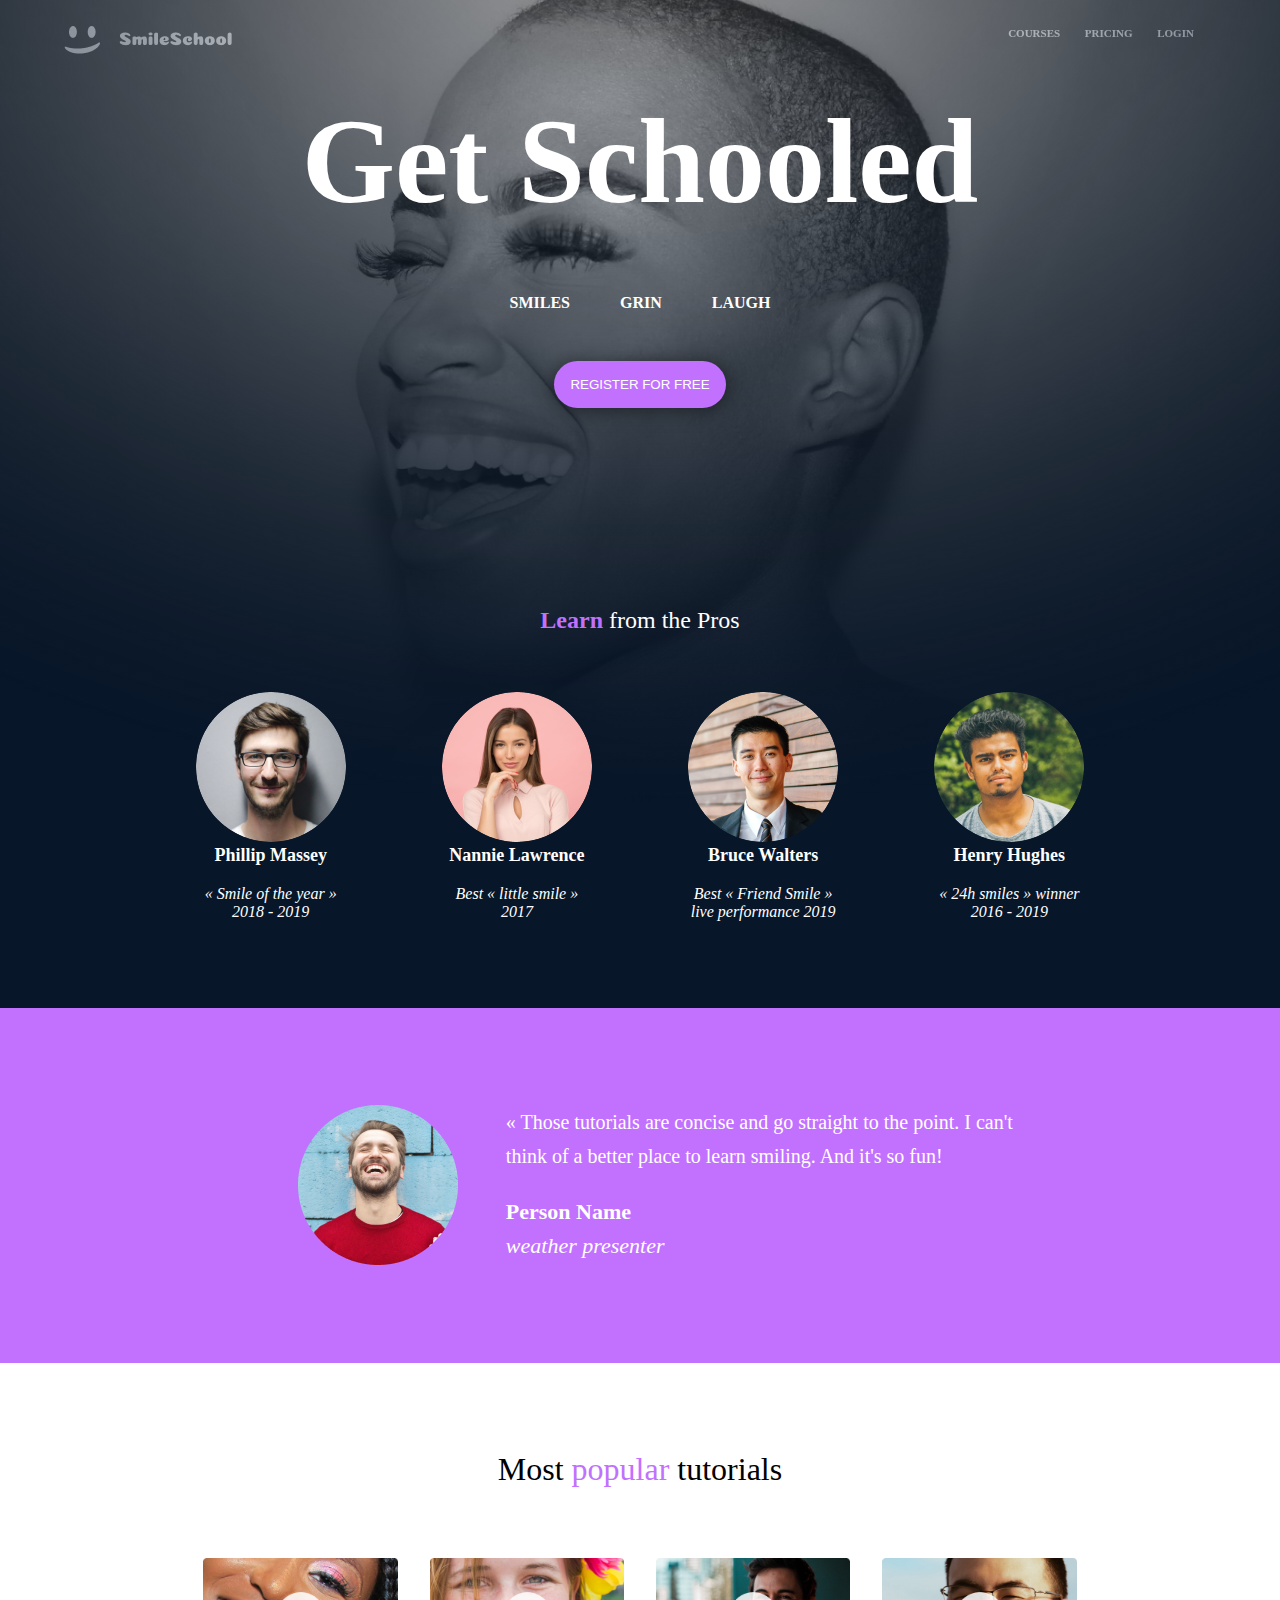
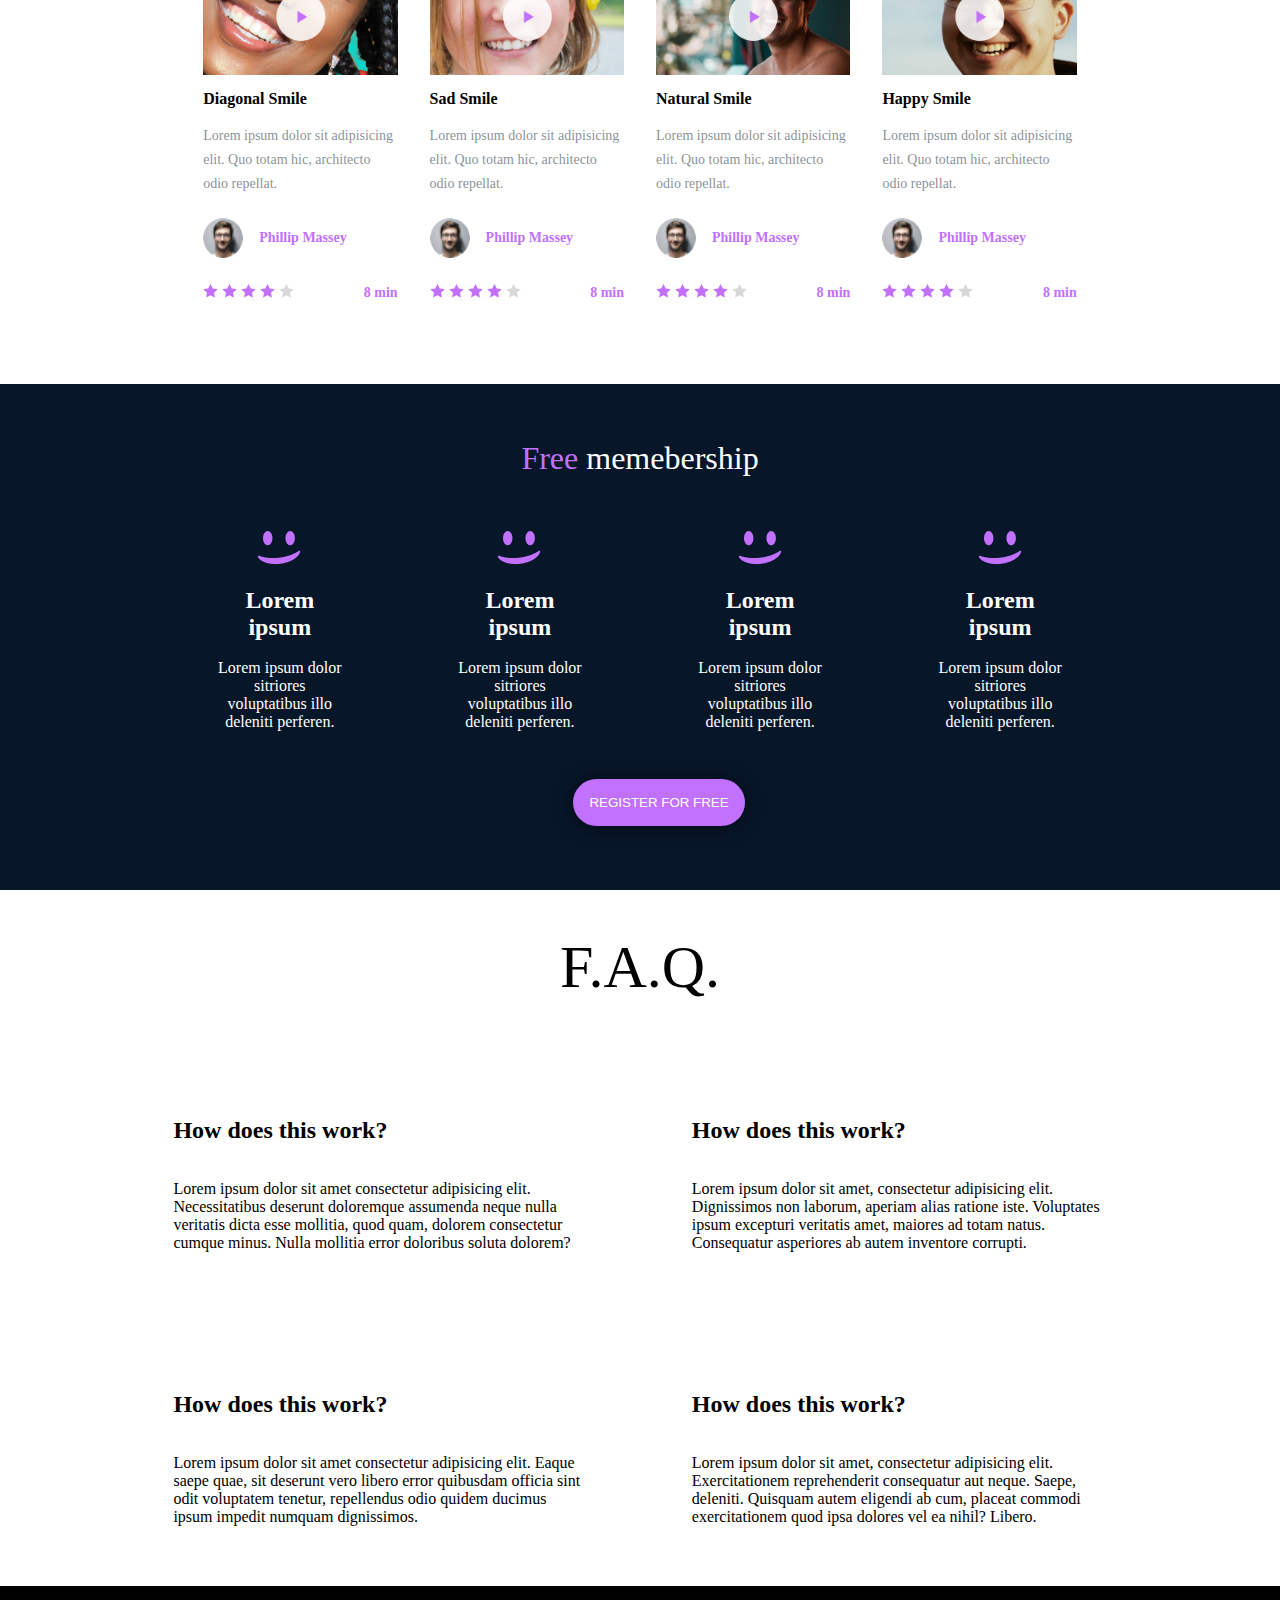
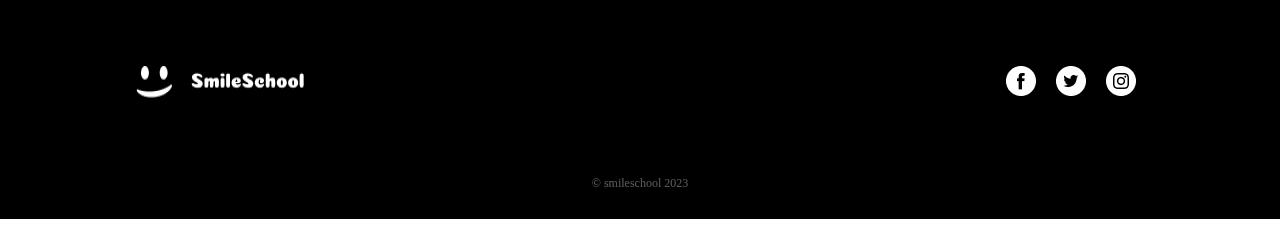
<file: index.html>
<!DOCTYPE html>
<html lang="en">

<head>
    <meta charset="UTF-8">
    <meta http-equiv="X-UA-Compatible" content="IE=edge">
    <meta name="viewport" content="width=device-width, initial-scale=1.0">
    <link href="styles.css" rel="stylesheet">
    <title>Smile School</title>
</head>

<body class="works_on_smartphone">
    <header>
        <div class="logo">
            <a><img src="./img/logo.png" alt="Smile school"></a>
        </div>
        <div class="page">
            <a>COURSES</a>
            <a>PRICING</a>
            <a>LOGIN</a>
        </div>
    </header>
    <main>
        <section class="banner">
            <div class="Schooled">
                <h1 class="title">Get Schooled</h1>
                <p class="words">
                    <span>SMILES</span>
                    <span>GRIN</span>
                    <span>LAUGH</span>
                </p>
                <button class="round_button">REGISTER FOR FREE</button>
                <br><br><br><br><br><br>
            </div>

            <div class="Pros">
                <h2 class="highlight"><strong class="secondary_colour">Learn</strong> from the Pros</h2>
                <div class="Pros_block">
                    <div class="Pros_card">
                        <img src="./img/avatar1.png" alt="philip Pics">
                        <h3>Phillip Massey</h3>
                        <p>« Smile of the year » <br> 2018 - 2019</p>
                    </div>

                    <div class="Pros_card">
                        <img src="./img/avatar2.png" alt="Pics 2">
                        <h3>Nannie Lawrence</h3>
                        <p>Best « little smile » <br> 2017</p>
                    </div>

                    <div class="Pros_card">
                        <img src="./img/avatar3.png" alt="Pics 3">
                        <h3>Bruce Walters</h3>
                        <p>Best « Friend Smile » <br> live performance 2019</p>
                    </div>

                    <div class="Pros_card">
                        <img src="./img/avatar4.png" alt="Pics 4">
                        <h3>Henry Hughes</h3>
                        <p>« 24h smiles » winner <br> 2016 - 2019</p>
                    </div>
                </div>
            </div>
        </section>

        <section class="quote">
            <div class="quote_block">
                <img src="./img/avatar5.png" alt="Pics 5">
                <div id="text">
                    <blockquote>
                        « Those tutorials are concise and go straight to the point. I can't think of a better
                        place to learn smiling. And it's so fun!
                    </blockquote>
                    <p class="presenter_name">Person Name</p>
                    <p class="weather">weather presenter</p>
                </div>
            </div>
        </section>

        <section class="videos">
            <h1>Most <strong class="secondary_colour">popular</strong> tutorials</h1>
            <div class="videos_list">
                <div class="video_card">
                    <img src="./img/Diagonal_smile.png" alt="Diagonal smile">
                    <h2 class="video_title">Diagonal Smile</h2>
                    <p class="video_desc">Lorem ipsum dolor sit adipisicing elit. Quo totam hic, architecto odio
                        repellat.</p>

                    <div class="author">
                        <img src="./img/image.png" alt="author">
                        <h3>Phillip Massey</h3>
                    </div>
                    <div class="rating_duration">
                        <div class="rating">
                            <img src="./img/Star_1.png" alt="Star">
                            <img src="./img/Star_2.png" alt="">
                            <img src="./img/Star_3.png" alt="">
                            <img src="./img/Star_4.png" alt="">
                            <img src="./img/Star_5.png" alt="">
                        </div>
                        <p class="duration">8 min</p>
                    </div>
                </div>


                <div class="video_card">
                    <img src="./img/Sad_smile.png" alt="Sad smile">
                    <h2 class="video_title">Sad Smile</h2>
                    <p class="video_desc">Lorem ipsum dolor sit adipisicing elit. Quo totam hic, architecto odio
                        repellat.</p>

                    <div class="author">
                        <img src="./img/image.png" alt="author">
                        <h3>Phillip Massey</h3>
                    </div>
                    <div class="rating_duration">
                        <div class="rating">
                            <img src="./img/Star_1.png" alt="Star">
                            <img src="./img/Star_2.png" alt="">
                            <img src="./img/Star_3.png" alt="">
                            <img src="./img/Star_4.png" alt="">
                            <img src="./img/Star_5.png" alt="">
                        </div>
                        <p class="duration">8 min</p>
                    </div>
                </div>

                <div class="video_card">
                    <img src="./img/Natural_smile.png" alt="Natural smile">
                    <h2 class="video_title">Natural Smile</h2>
                    <p class="video_desc">Lorem ipsum dolor sit adipisicing elit. Quo totam hic, architecto odio
                        repellat.</p>

                    <div class="author">
                        <img src="./img/image.png" alt="author">
                        <h3>Phillip Massey</h3>
                    </div>
                    <div class="rating_duration">
                        <div class="rating">
                            <img src="./img/Star_1.png" alt="Star">
                            <img src="./img/Star_2.png" alt="">
                            <img src="./img/Star_3.png" alt="">
                            <img src="./img/Star_4.png" alt="">
                            <img src="./img/Star_5.png" alt="">
                        </div>
                        <p class="duration">8 min</p>
                    </div>
                </div>

                <div class="video_card">
                    <img src="./img/Happy_smile.png" alt="Happy smile">
                    <h2 class="video_title">Happy Smile</h2>
                    <p class="video_desc">Lorem ipsum dolor sit adipisicing elit. Quo totam hic, architecto odio
                        repellat.</p>

                    <div class="author">
                        <img src="./img/image.png" alt="author">
                        <h3>Phillip Massey</h3>
                    </div>
                    <div class="rating_duration">
                        <div class="rating">
                            <img src="./img/Star_1.png" alt="Star">
                            <img src="./img/Star_2.png" alt="">
                            <img src="./img/Star_3.png" alt="">
                            <img src="./img/Star_4.png" alt="">
                            <img src="./img/Star_5.png" alt="">
                        </div>
                        <p class="duration">8 min</p>
                    </div>
                </div>
            </div>
        </section>

        <section class="membership">
            <h1><span class="secondary_colour">Free</span> memebership</h1>
            <div class="membership_lists">
                <div class="membership_card">
                    <img src="./img/smile.png" alt="Smile">
                    <h2>Lorem ipsum</h2>
                    <p>Lorem ipsum dolor sitriores voluptatibus illo deleniti perferen.</p>
                </div>

                <div class="membership_card">
                    <img src="./img/smile.png" alt="Smile">
                    <h2>Lorem ipsum</h2>
                    <p>Lorem ipsum dolor sitriores voluptatibus illo deleniti perferen.</p>
                </div>

                <div class="membership_card">
                    <img src="./img/smile.png" alt="Smile">
                    <h2>Lorem ipsum</h2>
                    <p>Lorem ipsum dolor sitriores voluptatibus illo deleniti perferen.</p>
                </div>

                <div class="membership_card">
                    <img src="./img/smile.png" alt="Smile">
                    <h2>Lorem ipsum</h2>
                    <p>Lorem ipsum dolor sitriores voluptatibus illo deleniti perferen.</p>
                </div>

            </div>
            <button class="round_button">REGISTER FOR FREE</button>
        </section>

        <section class="faq">
            <h1>F.A.Q.</h1>
            <div class="faq_lists">
                <div class="faq_question">
                    <h2>How does this work?</h2>
                    <p>Lorem ipsum dolor sit amet consectetur adipisicing elit. Necessitatibus deserunt doloremque
                        assumenda neque nulla veritatis dicta esse mollitia, quod quam, dolorem consectetur cumque
                        minus. Nulla mollitia error doloribus soluta dolorem?</p>
                </div>

                <div class="faq_question">
                    <h2>How does this work?</h2>
                    <p>Lorem ipsum dolor sit amet, consectetur adipisicing elit. Dignissimos non laborum, aperiam alias
                        ratione iste. Voluptates ipsum excepturi veritatis amet, maiores ad totam natus. Consequatur
                        asperiores ab autem inventore corrupti.</p>
                </div>
            </div>
            <div class="faq_lists2">
                <div class="faq_question">
                    <h2>How does this work?</h2>
                    <p>Lorem ipsum dolor sit amet consectetur adipisicing elit. Eaque saepe quae, sit deserunt vero
                        libero error quibusdam officia sint odit voluptatem tenetur, repellendus odio quidem ducimus
                        ipsum impedit numquam dignissimos.</p>
                </div>
                <div class="faq_question">
                    <h2>How does this work?</h2>
                    <p>Lorem ipsum dolor sit amet, consectetur adipisicing elit. Exercitationem reprehenderit
                        consequatur aut neque. Saepe, deleniti. Quisquam autem eligendi ab cum, placeat commodi
                        exercitationem quod ipsa dolores vel ea nihil? Libero.</p>
                </div>
            </div>
        </section>
    </main>

    <footer>
        <div class="footer_section">
            <div class="footer_nav">
                <img src="./img/logo.png" alt="logo">
                <div class="social media">
                    <a href=""><img src="./img/social_icons.png" alt="Social media"></a>
                </div>
            </div>
            <p>&copy; smileschool 2023</p>
        </div>
    </footer>
</body>

</html>
</file>
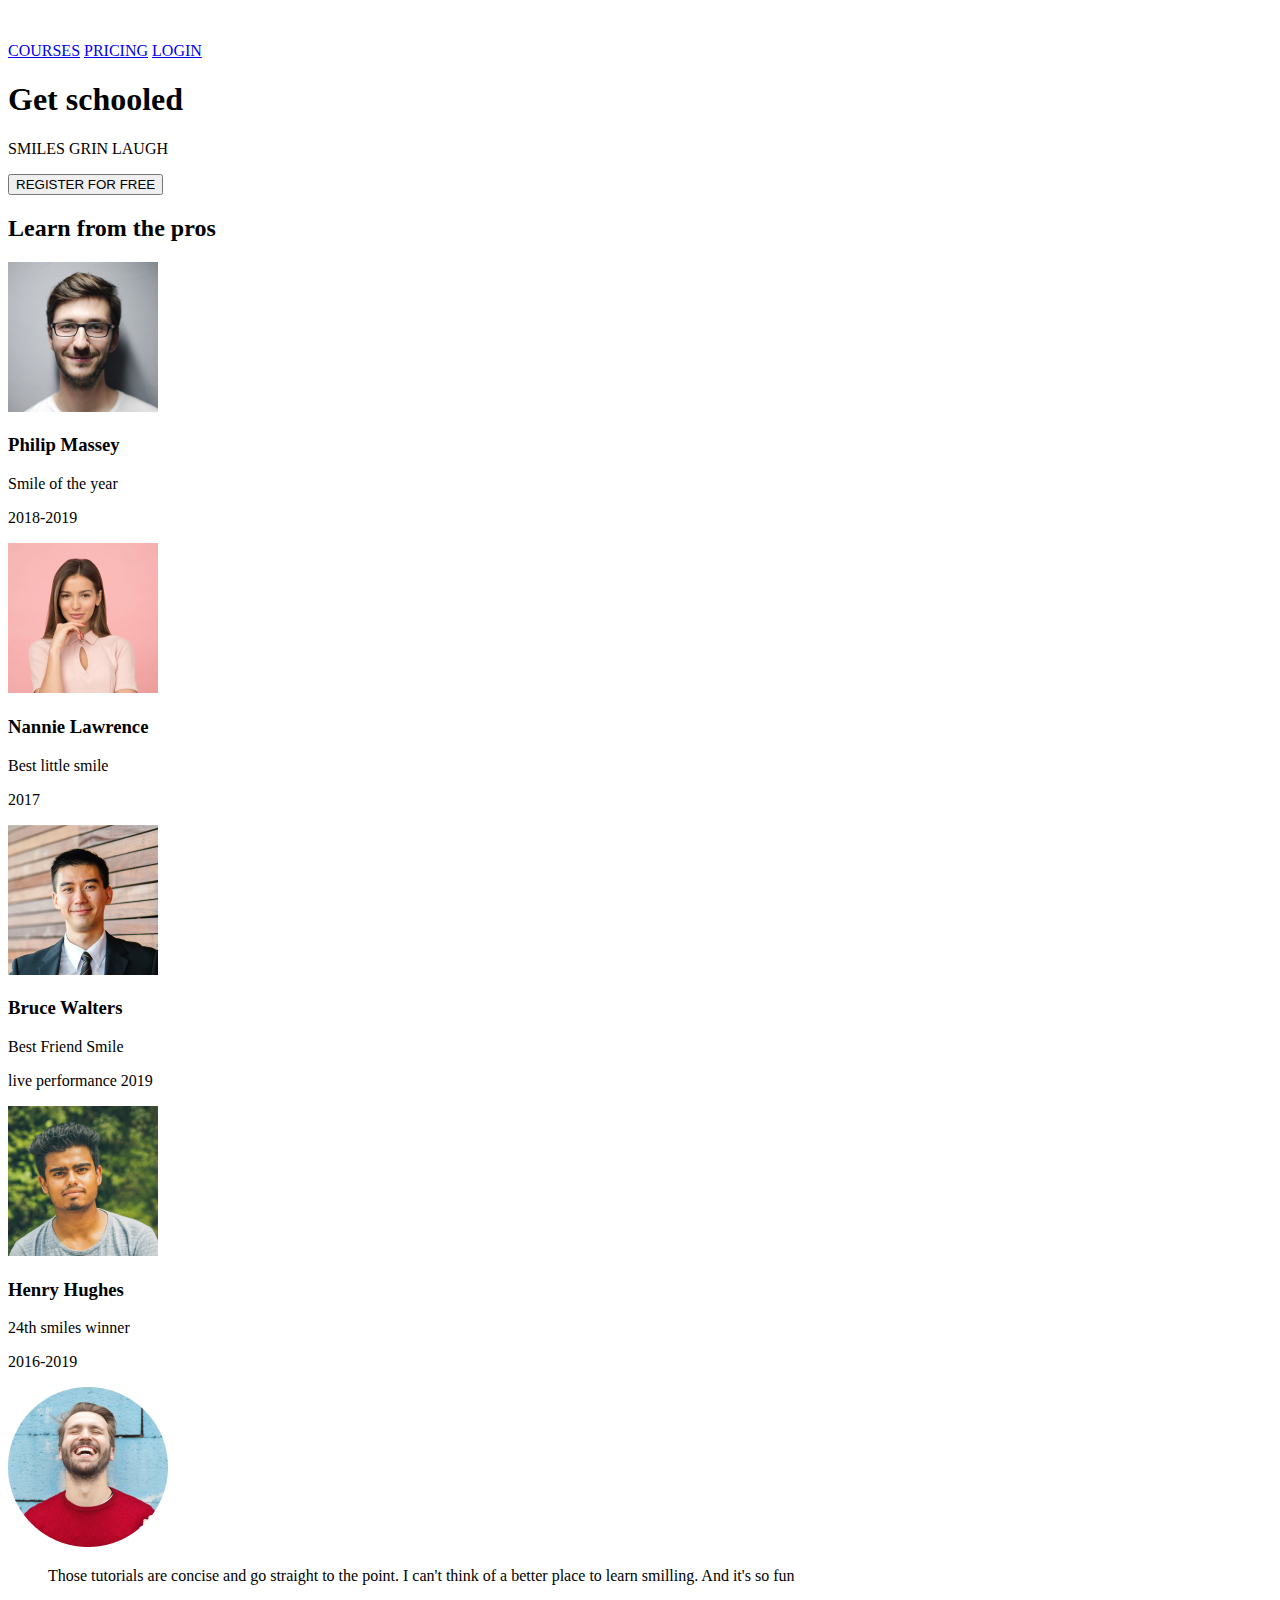
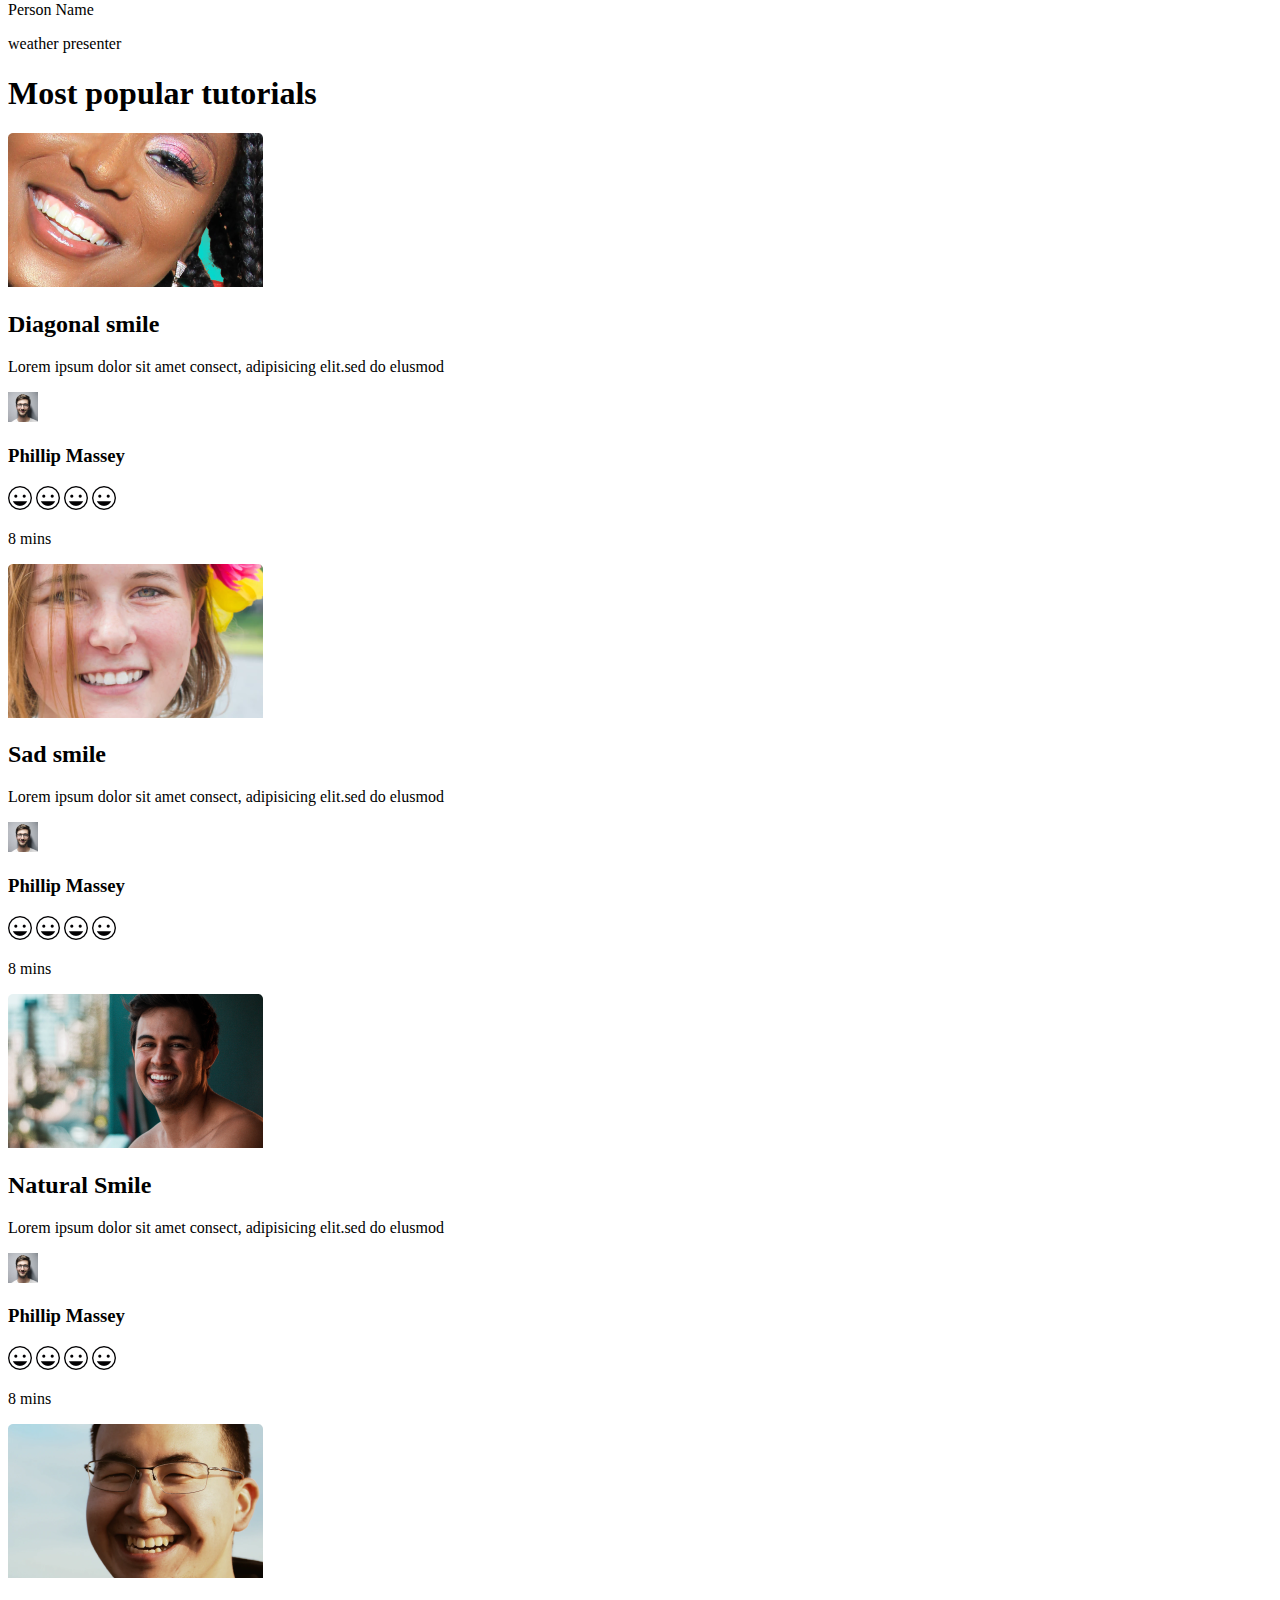
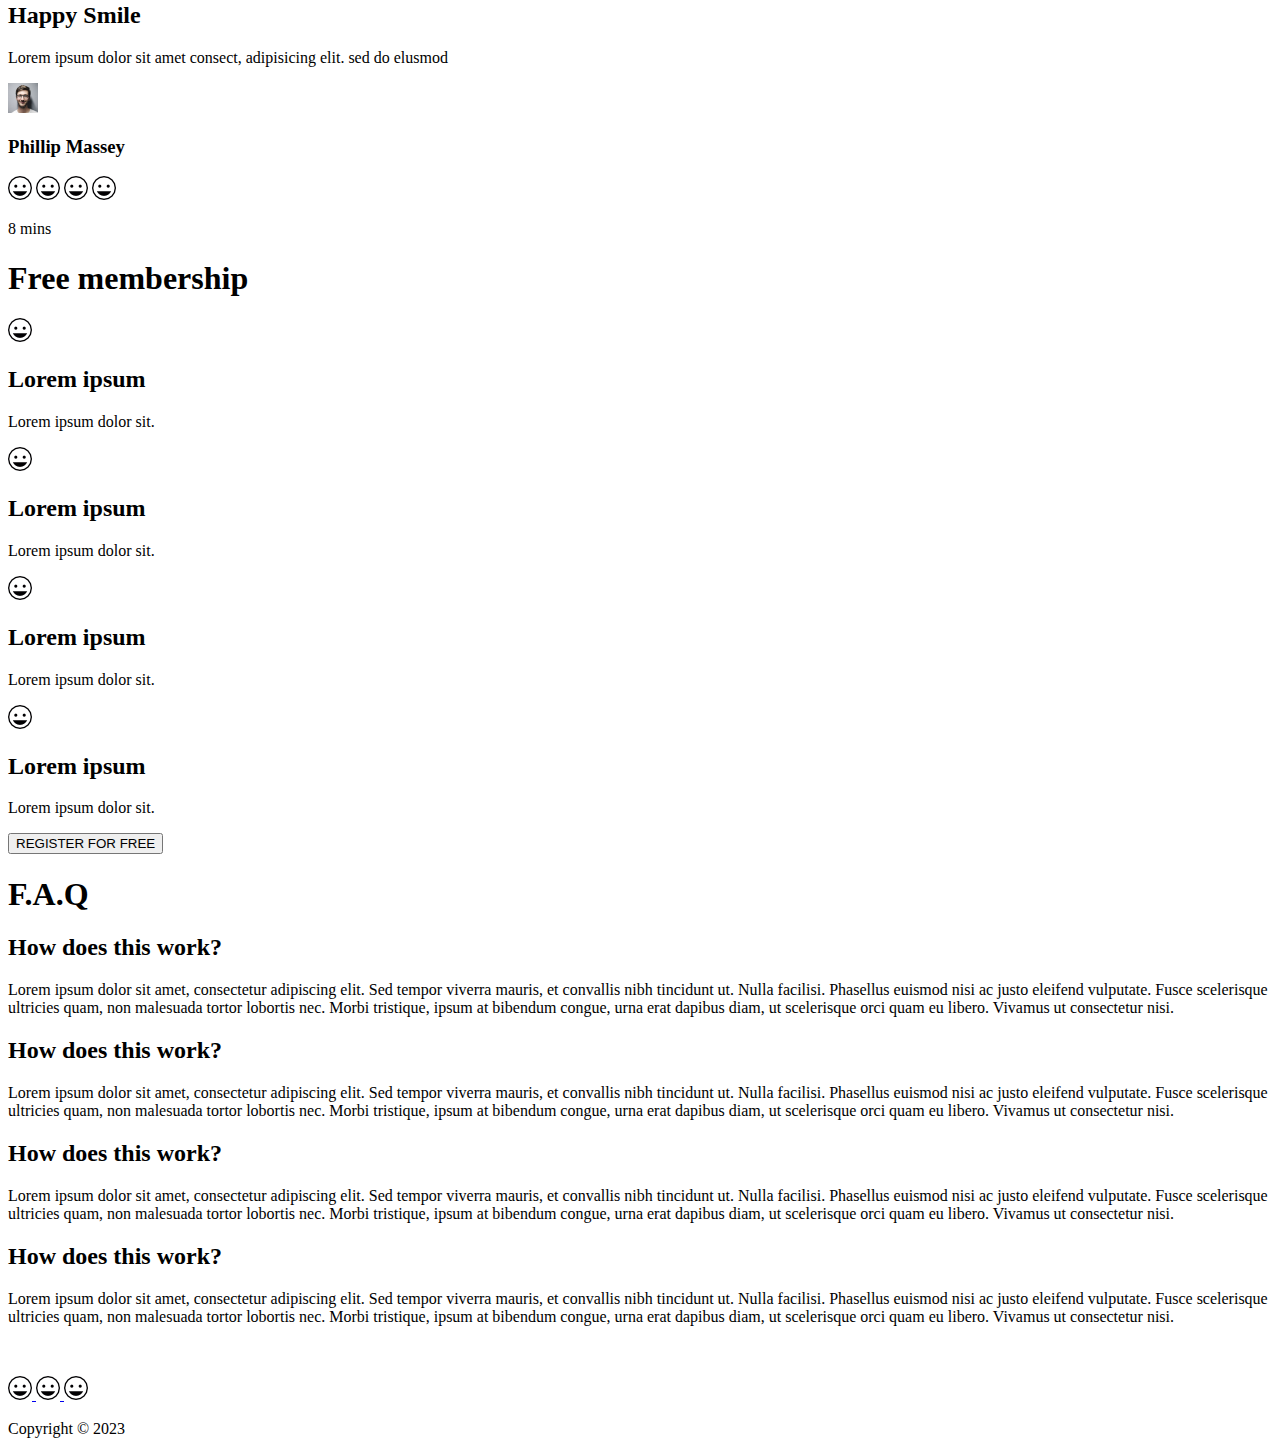
<file: html_advanced/index.html>
<!DOCTYPE html>
<html lang="en">
<head>
    <meta charset="UTF-8">
    <meta http-equiv="X-UA-Compatible" content="IE=edge">
    <meta name="viewport" content="width=device-width, initial-scale=1.0">
    <link rel="shortcut icon" href="./images/smile.png" type="image/x-icon">
    <title>Smile School</title>
</head>
<body>
    <!-- Header Section -->
    <header>
        <div>
            <a href="index.html">
                <img src="./images/logo.png" alt="Website logo">
            </a>
        </div>
        <div>
            <a href="#">COURSES</a>
            <a href="#">PRICING</a>
            <a href="#">LOGIN</a>
        </div>
    </header>

    <!-- Main section -->
    <main>
        <section>
            <div>
                <h1>Get schooled</h1>
                <p>SMILES GRIN LAUGH</p>
                <button>REGISTER FOR FREE</button>
            </div>
            <div>
                <h2>Learn from the pros</h2>
                <div>
                    <div>
                        <img src="./images/philip.png" alt="philip profile">
                        <h3>Philip Massey</h3>
                        <p>Smile of the year</p>
                        <p>2018-2019</p>
                    </div>
                    <div>
                        <img src="./images/nannie.png" alt="nannie profile">
                        <h3>Nannie Lawrence</h3>
                        <p>Best little smile</p>
                        <p>2017</p>
                    </div>
                    <div>
                        <img src="./images/bruce.png" alt="bruce profile">
                        <h3>Bruce Walters</h3>
                        <p>Best Friend Smile</p>
                        <p>live performance 2019</p>
                    </div>
                    <div>
                        <img src="./images/henry.png" alt="henry profile">
                        <h3>Henry Hughes</h3>
                        <p>24th smiles winner</p>
                        <p>2016-2019</p>
                    </div>
                </div>
            </div>
        </section>


        <!-- Testimonial section -->
        <section>
            <div>
                <img src="./images/avatar.png" alt="">
                <div>
                    <blockquote>Those tutorials are concise and go straight to the point. I can't think of a better place to learn smilling. And it's so fun</blockquote>
                    <p>Person Name</p>
                    <p>weather presenter</p>
                </div>
            </div>
        </section>


        <!-- Video tutorials   -->
        <section>
            <h1>Most popular tutorials</h1>

            <div>
                <div>
                    <img src="./images/preview_diag.png" alt="profile">
                    <h2>Diagonal smile</h2>
                    <p>Lorem ipsum dolor sit amet consect, adipisicing elit.sed do elusmod</p>
                    <div>
                        <img src="./images/philip_sm.png" alt="author">
                        <h3>Phillip Massey</h3>
                    </div>
                    <div>
                        <div>
                            <img src="./images/smile.png" alt="rating">
                            <img src="./images/smile.png" alt="rating">
                            <img src="./images/smile.png" alt="rating">
                            <img src="./images/smile.png" alt="rating">
                        </div>
                        <p>8 mins</p>
                    </div>
                </div>
                
                <div>
                    <img src="./images/preview_sad.png" alt="profile">
                    <h2>Sad smile</h2>
                    <p>Lorem ipsum dolor sit amet consect, adipisicing elit.sed do elusmod</p>
                    <div>
                        <img src="./images/philip_sm.png" alt="author">
                        <h3>Phillip Massey</h3>
                    </div>
                    <div>
                        <div>
                            <img src="./images/smile.png" alt="rating">
                            <img src="./images/smile.png" alt="rating">
                            <img src="./images/smile.png" alt="rating">
                            <img src="./images/smile.png" alt="rating">
                        </div>
                        <p>8 mins</p>
                    </div>
                </div>
                
                <div>
                    <img src="./images/preview_nat.png" alt="profile">
                    <h2>Natural Smile</h2>
                    <p>Lorem ipsum dolor sit amet consect, adipisicing elit.sed do elusmod</p>
                    <div>
                        <img src="./images/philip_sm.png" alt="author">
                        <h3>Phillip Massey</h3>
                    </div>
                    <div>
                        <div>
                            <img src="./images/smile.png" alt="rating">
                            <img src="./images/smile.png" alt="rating">
                            <img src="./images/smile.png" alt="rating">
                            <img src="./images/smile.png" alt="rating">
                        </div>
                        <p>8 mins</p>
                    </div>
                </div>
                
                <div>
                    <img src="./images/preview_hap.png" alt="profile">
                    <h2>Happy Smile</h2>
                    <p>Lorem ipsum dolor sit amet consect, adipisicing elit. sed do elusmod</p>
                    <div>
                        <img src="./images/philip_sm.png" alt="author">
                        <h3>Phillip Massey</h3>
                    </div>
                    <div>
                        <div>
                            <img src="./images/smile.png" alt="rating">
                            <img src="./images/smile.png" alt="rating">
                            <img src="./images/smile.png" alt="rating">
                            <img src="./images/smile.png" alt="rating">
                        </div>
                        <p>8 mins</p>
                    </div>
                </div>

            </div>
        </section>


        <!-- Membership section -->
        <section>
            <h1>Free membership</h1>

            <div>
                <div>
                    <img src="./images/smile.png" alt="smilie">
                    <h2>Lorem ipsum</h2>
                    <p>Lorem ipsum dolor sit.</p>
                </div>

                <div>
                    <img src="./images/smile.png" alt="smilie">
                    <h2>Lorem ipsum</h2>
                    <p>Lorem ipsum dolor sit.</p>
                </div>

                <div>
                    <img src="./images/smile.png" alt="smilie">
                    <h2>Lorem ipsum</h2>
                    <p>Lorem ipsum dolor sit.</p>
                </div>

                <div>
                    <img src="./images/smile.png" alt="smilie">
                    <h2>Lorem ipsum</h2>
                    <p>Lorem ipsum dolor sit.</p>
                </div>
            </div>

            <button>REGISTER FOR FREE</button>
        </section>



        <!-- F.A.Q section -->
        <section>
            <h1>F.A.Q</h1>
            <div>
                <div>
                    <div>
                        <h2>How does this work?</h2>
                        <p>
                            Lorem ipsum dolor sit amet, consectetur adipiscing elit. Sed tempor viverra mauris, et convallis nibh tincidunt ut.
                            Nulla facilisi. Phasellus euismod nisi ac justo eleifend vulputate. Fusce scelerisque ultricies quam, non malesuada
                            tortor lobortis nec. Morbi tristique, ipsum at bibendum congue, urna erat dapibus diam, ut scelerisque orci quam eu
                            libero. Vivamus ut consectetur nisi.
                        </p>
                    </div>
                    <div>
                        <h2>How does this work?</h2>
                        <p>
                            Lorem ipsum dolor sit amet, consectetur adipiscing elit. Sed tempor viverra mauris, et convallis nibh tincidunt ut.
                            Nulla facilisi. Phasellus euismod nisi ac justo eleifend vulputate. Fusce scelerisque ultricies quam, non malesuada
                            tortor lobortis nec. Morbi tristique, ipsum at bibendum congue, urna erat dapibus diam, ut scelerisque orci quam eu
                            libero. Vivamus ut consectetur nisi.
                        </p>
                    </div>
                </div>
                <div>
                    <div>
                        <h2>How does this work?</h2>
                        <p>
                            Lorem ipsum dolor sit amet, consectetur adipiscing elit. Sed tempor viverra mauris, et convallis nibh tincidunt ut.
                            Nulla facilisi. Phasellus euismod nisi ac justo eleifend vulputate. Fusce scelerisque ultricies quam, non malesuada
                            tortor lobortis nec. Morbi tristique, ipsum at bibendum congue, urna erat dapibus diam, ut scelerisque orci quam eu
                            libero. Vivamus ut consectetur nisi.
                        </p>
                    </div>
                    <div>
                        <h2>How does this work?</h2>
                        <p>
                            Lorem ipsum dolor sit amet, consectetur adipiscing elit. Sed tempor viverra mauris, et convallis nibh tincidunt ut.
                            Nulla facilisi. Phasellus euismod nisi ac justo eleifend vulputate. Fusce scelerisque ultricies quam, non malesuada
                            tortor lobortis nec. Morbi tristique, ipsum at bibendum congue, urna erat dapibus diam, ut scelerisque orci quam eu
                            libero. Vivamus ut consectetur nisi.
                        </p>
                    </div>
                </div>
            </div>
        </section>
    </main>

    <!-- Footer section -->
    <footer>
        <div>
            <div>
                <img src="./images/logo.png" alt="logo">
                <div>
                    <a href="#">
                        <img src="./images/smile.png" alt="smile logo">
                    </a>
                    <a href="#">
                        <img src="./images/smile.png" alt="smile logo">
                    </a>
                    <a href="#">
                        <img src="./images/smile.png" alt="smile logo">
                    </a>
                </div>
            </div>
            <p>Copyright &copy; 2023</p>
        </div>
    </footer>
</body>
</html>
</file>
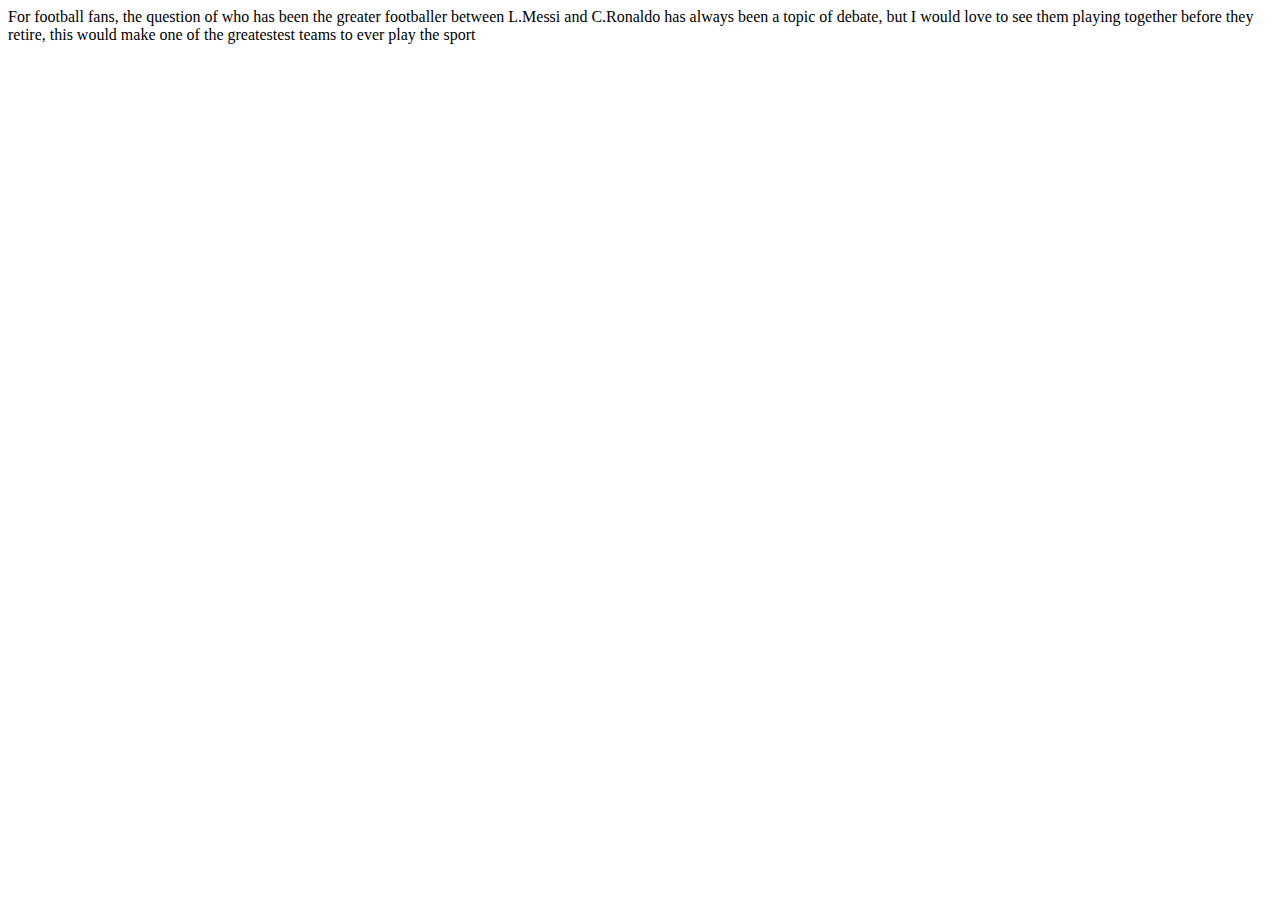
<file: html_basic/base_index.html>
<!DOCTYPE html>
<html lang="en">
<head>
    <meta charset="UTF-8">
    <meta name="viewport" content="width=device-width, initial-scale=1.0">
    <title>The Goats</title>
</head>
<body>For football fans, the question of who has been the greater footballer between L.Messi and C.Ronaldo has always been a topic of debate, but I would love to see them playing together before they retire, this would make one of the greatestest teams to ever play the sport
    
</body>
</html>
</file>
<file: styles.css>
body {
  padding: 0;
  margin: 0;
  font-family: "Source Sans Pro";
  font-style: normal;
}

header {
  display: flex;
  /* flex-direction: row; */
  flex: auto;
  background-image: url(./img/background.png);
  background-repeat: no-repeat;
  background-size: cover;
  padding: 2% 5% 2% 5%;
  filter: grayscale(100%);
  position: absolute;
  left: -0.025%;
  right: -0.025%;
  top: 0%;
  justify-content: space-between;
  bottom: -26.48%;
  height: 100vh;
}

header .logo {
  flex: 2;
  z-index: 1;
}

header .page {
  flex: 0.5;
  font-weight: 700;
  font-size: 11px;
  line-height: 15px;
  z-index: 1;
  display: flex;
  justify-content: space-evenly;
}

header .page a {
  margin-left: 1%;
  margin-right: 1%;
  text-decoration: none;
  color: white;
}

/* position: absolute; */

.banner {
  left: 20%;
  right: 20%;
  display: flex;
  flex-direction: column;
  margin-bottom: -2.6rem;
  background-blend-mode: color;
  background: rgba(0, 0, 0, 1);
  background: radial-gradient(100% 85.9% at 50% -8%,
      rgba(104, 120, 150, 0) 0%,
      #071629 100%);
  color: white;
}

.Schooled {
  display: flex;
  flex-direction: column;
  padding-top: 5rem;
}

.title {
  height: 151px;
  font-weight: 700;
  font-size: 120px;
  line-height: 20px;
  color: #ffffff;
  text-align: center;
}

.words {
  height: 20px;
  position: relative;
  margin-top: -7%;
  text-align: center;
  font-weight: 700;
  font-size: 16px;
  line-height: 20px;
  color: #ffffff;
  display: flex;
  justify-content: space-around;
  margin-left: 38%;
  margin-right: 38%;
}

.round_button {
  background: #c271ff;
  border-radius: 25px;
  border: none;
  padding: 0.7rem;
  color: white;
  font-weight: 500;
  box-shadow: 0px 1px 20px rgba(0, 0, 0, 0.5);
  position: relative;
  align-self: center;
  margin: 2rem;
  padding: 1rem;
}

.Pros {
  display: flex;
  flex-direction: column;
}

.secondary_colour {
  color: #c271ff;
}

.highlight {
  position: relative;
  align-self: center;
  padding: 2rem;
  font-weight: 300;
  line-height: 40px;
}

.highlight .secondary_colour {
  font-weight: 700;
}

.Pros_block {
  display: flex;
  flex-direction: row;
  justify-content: center;
}

.Pros_card {
  width: 19%;
  /* padding: 1.5% 4% 1.5% 4%;*/
  margin-bottom: 7rem;
  display: flex;
  flex-direction: column;
  justify-content: center;
  align-items: center;
}

.Pros img {
  border-radius: 50%;
  max-width: 80%;
}

.Pros_card h3 {
  font-weight: 900;
  font-size: 18px;
  margin-top: 0.2rem;
  margin-bottom: 0.2rem;
  text-align: center;
}

.Pros_card p {
  font-style: italic;
  text-align: center;
  font-size: 16px;
}

main {
  position: relative;
  display: flex;
  flex-direction: column;
  margin: -8px;
}

.quote {
  /* position: absolute; */
  background-color: #c271ff;
  padding: 6%;
}

.quote_block {
  display: flex;
  flex-direction: row;
  justify-content: center;
  align-items: center;
  color: white;
  padding-left: 20%;
  padding-right: 13%;
}

.quote_block img {
  width: 160px;
  height: 160px;
  margin-right: 3rem;
}

.quote_block blockquote {
  font-weight: 250;
  font-size: 20px;
  line-height: 34px;
  margin-left: 0;
}

.quote_block .presenter_name {
  font-weight: 700;
  font-size: 22px;
  line-height: 34px;
  margin-bottom: 0;
}

.quote_block .weather {
  font-style: italic;
  font-weight: 400;
  font-size: 22px;
  line-height: 34px;
  margin-top: 0;
}

.videos {
  display: flex;
  flex-direction: column;
  padding-top: 3rem;
  padding-bottom: 3rem;
}

.videos h1,
.membership h1,
.faq h1 {
  text-align: center;
}

.videos h1 {
  font-weight: 300;
  font-size: 32px;
  line-height: 40px;
  padding-top: 1rem;
  padding-bottom: 2rem;
}

.faq h1 {
  font-weight: 300;
  font-size: 60px;
  line-height: 75px;
}

.videos_list {
  display: flex;
  flex-direction: row;
  justify-content: center;
}

.video_card {
  padding: 1rem;
  display: flex;
  flex-direction: column;
  max-width: 15%;
}

.video_card h2 {
  font-weight: 700;
  font-size: 16px;
  line-height: 20px;
  margin-bottom: 0.1rem;
}

.video_card .video_desc {
  font-weight: 400;
  font-size: 14px;
  line-height: 24px;
  color: rgba(7, 22, 41, 0.501584);
}

.video_card .author {
  display: flex;
  align-items: center;
}

.author img {
  border-radius: 50%;
  width: 40px;
  height: 40px;
}

.author h3 {
  font-weight: 600;
  font-size: 14px;
  line-height: 27px;
  /* identical to box height, or 193% */
  color: #c271ff;
  margin-left: 1rem;
}

.rating_duration {
  display: flex;
  justify-content: space-between;
  align-items: center;
}

.duration {
  font-weight: 600;
  font-size: 14px;
  line-height: 27px;
  /* identical to box height, or 193% */
  text-align: right;
  color: #c271ff;
}

.membership {
  color: white;
  background: #071629;
  padding: 2rem;
}

.membership .secondary-color,
.videos .secondary-color {
  font-weight: 700;
  font-size: 32px;
  line-height: 40px;
  text-align: center;
}

.membership h1 {
  font-weight: 300;
  font-size: 32px;
  line-height: 40px;
  text-align: center;
  padding-bottom: 2rem;
}

.membership button {
  left: 42%;
}

.membership_lists {
  display: flex;
  justify-content: space-evenly;
  padding-left: 5rem;
  padding-right: 5rem;
}

.membership_card {
  display: flex;
  flex-direction: column;
  max-width: 12%;
  align-items: center;
  text-align: center;
}

.membership_card h2 {
  margin-bottom: 0.1rem;
}

.faq_lists {
  display: flex;
  padding-left: 10%;
  padding-right: 10%;
}

.faq_lists2 {
  display: flex;
  padding-left: 10%;
  padding-right: 10%;
}

.faq_question {
  display: flex;
  flex: 50%;
  flex-direction: column;
  width: 50%;
  padding: 5%;
}

footer {
  background: black;
  padding: 1rem;
  margin: -8px;
}

.footer_section {
  display: flex;
  flex-direction: column;
}

.footer_nav {
  display: flex;
  justify-content: space-between;
  padding: 4rem 8rem 4rem 8rem;
}

.footer_nav div a {
  margin-left: 0.4rem;
  margin-right: 0.5rem;
}

.footer_section p {
  color: white;
  opacity: 0.35;
  text-align: center;
  font-weight: 400;
  font-size: 12px;
  line-height: 15px;
}
</file>
